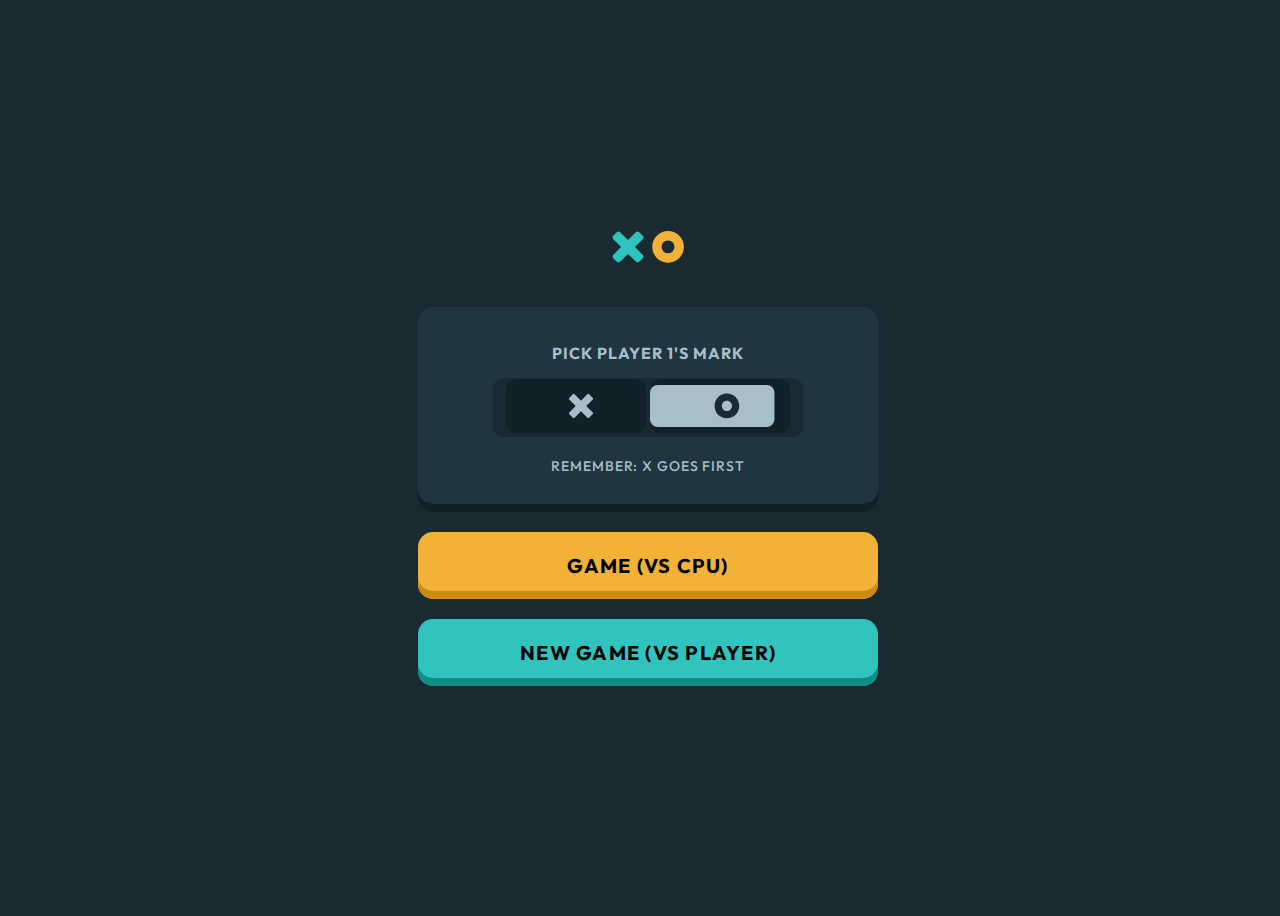
<file: index.html>
<!DOCTYPE html>
<html lang="en">
<head>
  <meta charset="UTF-8">
  <meta name="viewport" content="width=device-width, initial-scale=1.0">

  <link rel="icon" type="image/png" sizes="32x32" href="./assets/favicon-32x32.png">
  <link rel="stylesheet" href="index.css">
  
  <title>Frontend Mentor | Tic Tac Toe</title>
</head>
<body>

  <!-- New game menu start -->
  <div id="newGame" class="newGame">
    <div id="logo"></div>
    <svg width="72" height="32" xmlns="http://www.w3.org/2000/svg">
      <g fill="none" fill-rule="evenodd">
        <path d="M8.562 1.634 16 9.073l7.438-7.439a3 3 0 0 1 4.243 0l2.685 2.685a3 3 0 0 1 0 4.243L22.927 16l7.439 7.438a3 3 0 0 1 0 4.243l-2.685 2.685a3 3 0 0 1-4.243 0L16 22.927l-7.438 7.439a3 3 0 0 1-4.243 0L1.634 27.68a3 3 0 0 1 0-4.243L9.073 16 1.634 8.562a3 3 0 0 1 0-4.243L4.32 1.634a3 3 0 0 1 4.243 0Z" fill="#31C3BD"/><path d="M56.1 0c8.765 0 15.87 7.106 15.87 15.87 0 8.766-7.105 15.871-15.87 15.871-8.765 0-15.87-7.105-15.87-15.87C40.23 7.106 47.334 0 56.1 0Zm0 9.405a6.466 6.466 0 1 0 0 12.931 6.466 6.466 0 0 0 0-12.931Z" fill="#F2B137" fill-rule="nonzero"/>
    </svg>
  </div>
  <div class="allOne">
    Pick player 1's mark
    <div class="pickplayer">
      <div id="notification"></div>

      <div class="mark-option" >
        <button id="x"> <svg xmlns="http://www.w3.org/2000/svg" width="150" height="54" viewBox="0 0 198 54" fill="none">
          <path fill-rule="evenodd" clip-rule="evenodd" d="M114.557 16.2897L109.71 11.4431C109.12 10.8523 108.162 10.8523 107.571 11.4431L99 20.014L90.429 11.4431C89.8383 10.8523 88.8805 10.8523 88.2897 11.4431L83.4431 16.2897C82.8523 16.8805 82.8523 17.8383 83.4431 18.429L92.014 27L83.4431 35.571C82.8523 36.1617 82.8523 37.1195 83.4431 37.7103L88.2897 42.5569C88.8805 43.1477 89.8383 43.1477 90.429 42.5569L99 33.986L107.571 42.5569C108.162 43.1477 109.12 43.1477 109.71 42.5569L114.557 37.7103C115.148 37.1195 115.148 36.1617 114.557 35.571L105.986 27L114.557 18.429C115.148 17.8383 115.148 16.8805 114.557 16.2897Z" fill="#A8BFC9"/>
        </svg></button>
       <button id="o">
        <svg xmlns="http://www.w3.org/2000/svg" width="140" height="54" viewBox="0 0 180 54" fill="none">
          <rect width="160" height="54" rx="10" fill="#A8BFC9"/>
          <path fill-rule="evenodd" clip-rule="evenodd" d="M114.741 26.8706C114.741 18.1055 107.636 11 98.8706 11C90.1055 11 83 18.1055 83 26.8706C83 35.6357 90.1055 42.7412 98.8706 42.7412C107.636 42.7412 114.741 35.6357 114.741 26.8706ZM92.4048 26.8706C92.4048 23.2996 95.2996 20.4048 98.8706 20.4048C102.442 20.4048 105.336 23.2996 105.336 26.8706C105.336 30.4416 102.442 33.3364 98.8706 33.3364C95.2996 33.3364 92.4048 30.4416 92.4048 26.8706Z" fill="#1A2A33"/>
        </svg>
      </button>
      </div>
      </div>
    <div id="text2">Remember: X goes first</div>
  </div>
  <button id="cpuGameBtn" onclick="navigateToCPUPage('computer.html')">Game (vs CPU)</button>
  <button id="playerGameBtn" onclick="navigateToPlayerPage('2player.html')">New Game (vs player)</button>




  <!-- New game menu end -->
  
  <script src="computer.js"></script>
  <script src="index.js"></script>


</body>
</html>
</file>
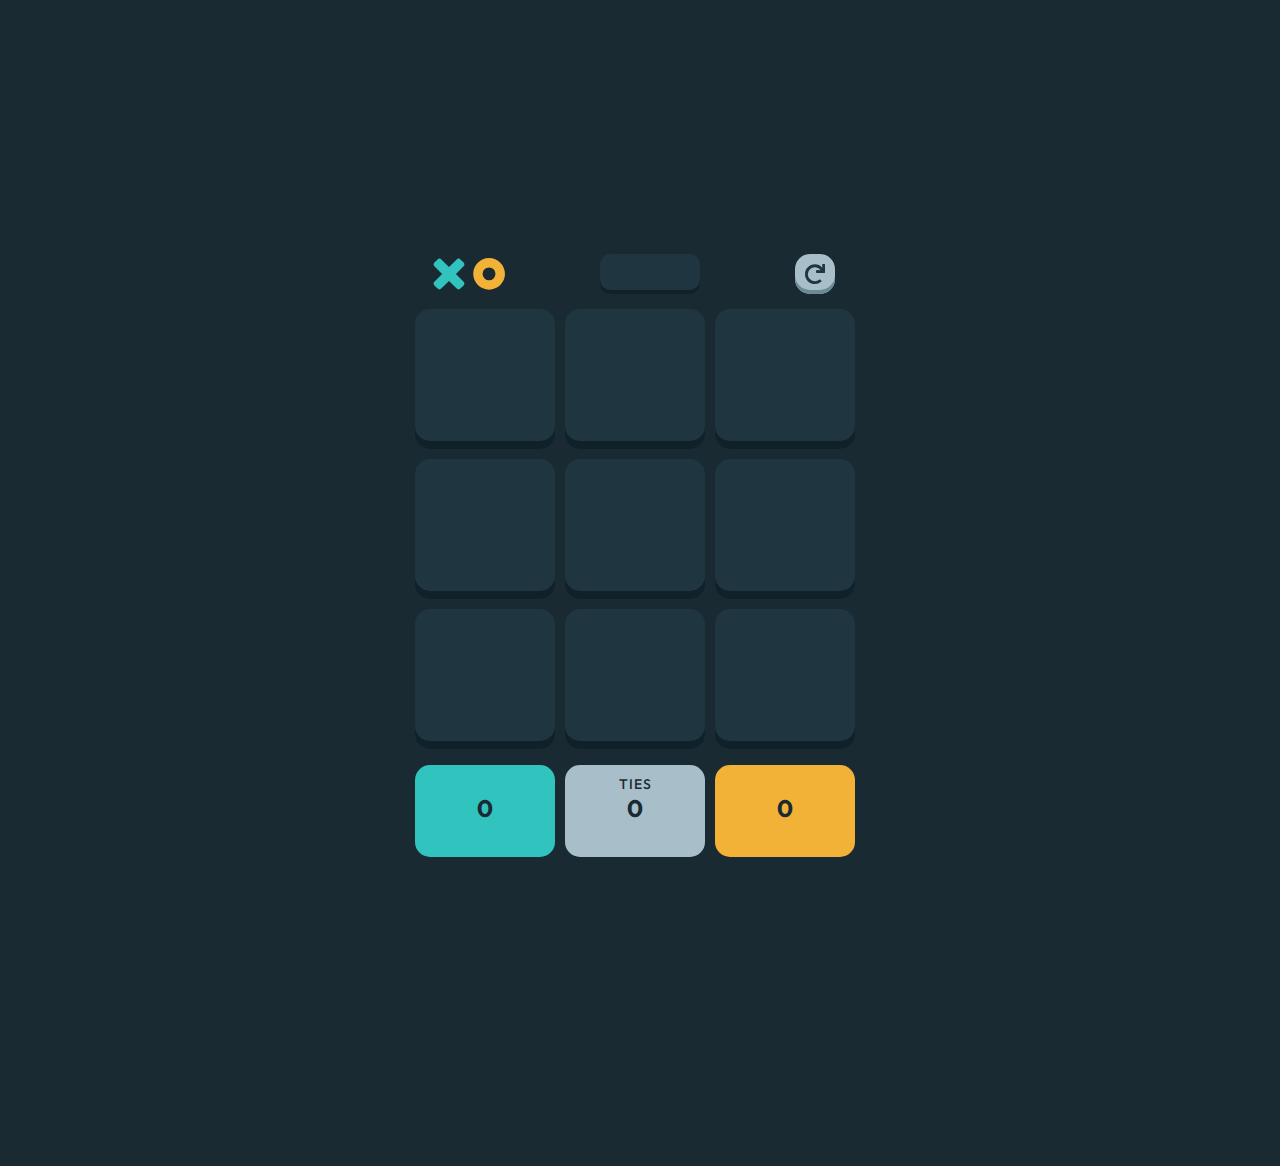
<file: 2player.html>
<!DOCTYPE html>
<html lang="en">

<head>
  <meta charset="UTF-8">
  <meta name="viewport" content="width=device-width, initial-scale=1.0">
  <link rel="icon" type="image/png" sizes="32x32" href="./assets/favicon-32x32.png">
  <link rel="stylesheet" href="2player.css">
  <title>Frontend Mentor | Tic Tac Toe</title>
</head>

<body>
  <!-- Game board start -->
  <div class="container">


    <div id="toppart" class="toppart">
      <svg id="icon" width="72" height="32" xmlns="http://www.w3.org/2000/svg"><g fill="none" fill-rule="evenodd"><path d="M8.562 1.634 16 9.073l7.438-7.439a3 3 0 0 1 4.243 0l2.685 2.685a3 3 0 0 1 0 4.243L22.927 16l7.439 7.438a3 3 0 0 1 0 4.243l-2.685 2.685a3 3 0 0 1-4.243 0L16 22.927l-7.438 7.439a3 3 0 0 1-4.243 0L1.634 27.68a3 3 0 0 1 0-4.243L9.073 16 1.634 8.562a3 3 0 0 1 0-4.243L4.32 1.634a3 3 0 0 1 4.243 0Z" fill="#31C3BD"/>
        <path d="M56.1 0c8.765 0 15.87 7.106 15.87 15.87 0 8.766-7.105 15.871-15.87 15.871-8.765 0-15.87-7.105-15.87-15.87C40.23 7.106 47.334 0 56.1 0Zm0 9.405a6.466 6.466 0 1 0 0 12.931 6.466 6.466 0 0 0 0-12.931Z" fill="#F2B137" fill-rule="nonzero"/></g></svg>
      
      <div id="deMessage"></div>
     <div id="Restart">
      <svg width="20" height="20" xmlns="http://www.w3.org/2000/svg">
        <path d="M19.524 0h-1.88a.476.476 0 0 0-.476.499l.159 3.284A9.81 9.81 0 0 0 9.835.317C4.415.317-.004 4.743 0 10.167.004 15.597 4.406 20 9.835 20a9.796 9.796 0 0 0 6.59-2.536.476.476 0 0 0 .019-.692l-1.348-1.349a.476.476 0 0 0-.65-.022 6.976 6.976 0 0 1-9.85-.63 6.987 6.987 0 0 1 .63-9.857 6.976 6.976 0 0 1 10.403 1.348l-4.027-.193a.476.476 0 0 0-.498.476v1.881c0 .263.213.476.476.476h7.944A.476.476 0 0 0 20 8.426V.476A.476.476 0 0 0 19.524 0Z" fill="#1F3641"/></svg>
    </div>
  </div>

  <div class="row">
    <div class="col-xs-4" id="one"></div>
    <div class="col-xs-4" id="two"></div>
    <div class="col-xs-4" id="three"></div>
  </div>
  <div class="row">
    <!-- Add unique IDs for each cell in the second row -->
    <div class="col-xs-4" id="four"></div>
    <div class="col-xs-4" id="five"></div>
    <div class="col-xs-4" id="six"></div>
  </div>
  <div class="row">
    <!-- Add unique IDs for each cell in the third row -->
    <div class="col-xs-4" id="seven"></div>
    <div class="col-xs-4" id="eight"></div>
    <div class="col-xs-4" id="nine"></div>
  </div>
  
</div>

<!-- <svg width="64" height="64" xmlns="http://www.w3.org/2000/svg"><path d="M32 0c17.673 0 32 14.327 32 32 0 17.673-14.327 32-32 32C14.327 64 0 49.673 0 32 0 14.327 14.327 0 32 0Zm0 18.963c-7.2 0-13.037 5.837-13.037 13.037 0 7.2 5.837 13.037 13.037 13.037 7.2 0 13.037-5.837 13.037-13.037 0-7.2-5.837-13.037-13.037-13.037Z" fill="#F2B137"/></svg>
<svg width="64" height="64" xmlns="http://www.w3.org/2000/svg"><path d="M15.002 1.147 32 18.145 48.998 1.147a3 3 0 0 1 4.243 0l9.612 9.612a3 3 0 0 1 0 4.243L45.855 32l16.998 16.998a3 3 0 0 1 0 4.243l-9.612 9.612a3 3 0 0 1-4.243 0L32 45.855 15.002 62.853a3 3 0 0 1-4.243 0L1.147 53.24a3 3 0 0 1 0-4.243L18.145 32 1.147 15.002a3 3 0 0 1 0-4.243l9.612-9.612a3 3 0 0 1 4.243 0Z" fill="#31C3BD" fill-rule="evenodd"/></svg> -->

    <!-- Scoreboard -->
 
    <div class="scoreboard">
      <div id="selectedMark"></div>
      <div id="X"> <br><span class="score">0</span><!-- Your score --></div>
      <div id="tiesScore"> Ties <br><span class="score">0</span><!-- Ties score --></div>
      <div id="O"> <br><span class="score">0</span><!-- CPU score --></div>
   </div>
   

      <!-- Game-related messages -->
    <!-- Quit, Next round, Restart buttons -->

    <div id="player1Message" style="display: none;">
      <p>PLAYER 1 WINS</p>
      <p> <!-- x/o icon --><svg width="64" height="64" xmlns="http://www.w3.org/2000/svg"><path d="M32 0c17.673 0 32 14.327 32 32 0 17.673-14.327 32-32 32C14.327 64 0 49.673 0 32 0 14.327 14.327 0 32 0Zm0 18.963c-7.2 0-13.037 5.837-13.037 13.037 0 7.2 5.837 13.037 13.037 13.037 7.2 0 13.037-5.837 13.037-13.037 0-7.2-5.837-13.037-13.037-13.037Z" fill="#F2B137"/></svg> takes the round</p>
      <div class="buttons">
        <button class="quitComputer" id="quitComputer">Quit</button>
        <button class="nextRoundComputer" id="nextRoundComputer">Next Round</button>
      </div>
    </div>
 
    <div id="player2Message" style="display: none;">
      <p>PLAYER 2 WINS!</p>
      <p> <svg width="64" height="64" xmlns="http://www.w3.org/2000/svg"><path d="M15.002 1.147 32 18.145 48.998 1.147a3 3 0 0 1 4.243 0l9.612 9.612a3 3 0 0 1 0 4.243L45.855 32l16.998 16.998a3 3 0 0 1 0 4.243l-9.612 9.612a3 3 0 0 1-4.243 0L32 45.855 15.002 62.853a3 3 0 0 1-4.243 0L1.147 53.24a3 3 0 0 1 0-4.243L18.145 32 1.147 15.002a3 3 0 0 1 0-4.243l9.612-9.612a3 3 0 0 1 4.243 0Z" fill="#31C3BD" fill-rule="evenodd"/></svg> takes the round</p>
      <div class="buttons">
        <button class="quitWin" id="quitWin">Quit</button>
      <button class="nextRoundButton" id="nextRoundButton">Next Round</button>
    </div>
      </div>
      
      <div id="tieMessage" style="display: none;">
        <p>ROUND TIED</p>
        <div class="buttons">
          <button class="quitTie" id="quitTie">Quit</button>
        <button class="nextRoundTie" id="nextRoundTie">Next Round</button>
      </div>
        </div>
        <div id="popupMessage" style="display: none;">
          <p>RESTART GAME?</p>
          <div id="confirmbutton">
            <button id="cancel">NO, CANCEL</button>
            <button id="confirmRestart">YES, RESTART</button>
          </div>
         
        </div>



    <!-- Game board end -->
  

  </div>

   
  
  <script src="https://code.jquery.com/jquery-3.6.4.min.js"></script>
  <script src="2player.js"></script>
</body>
</html>
</file>
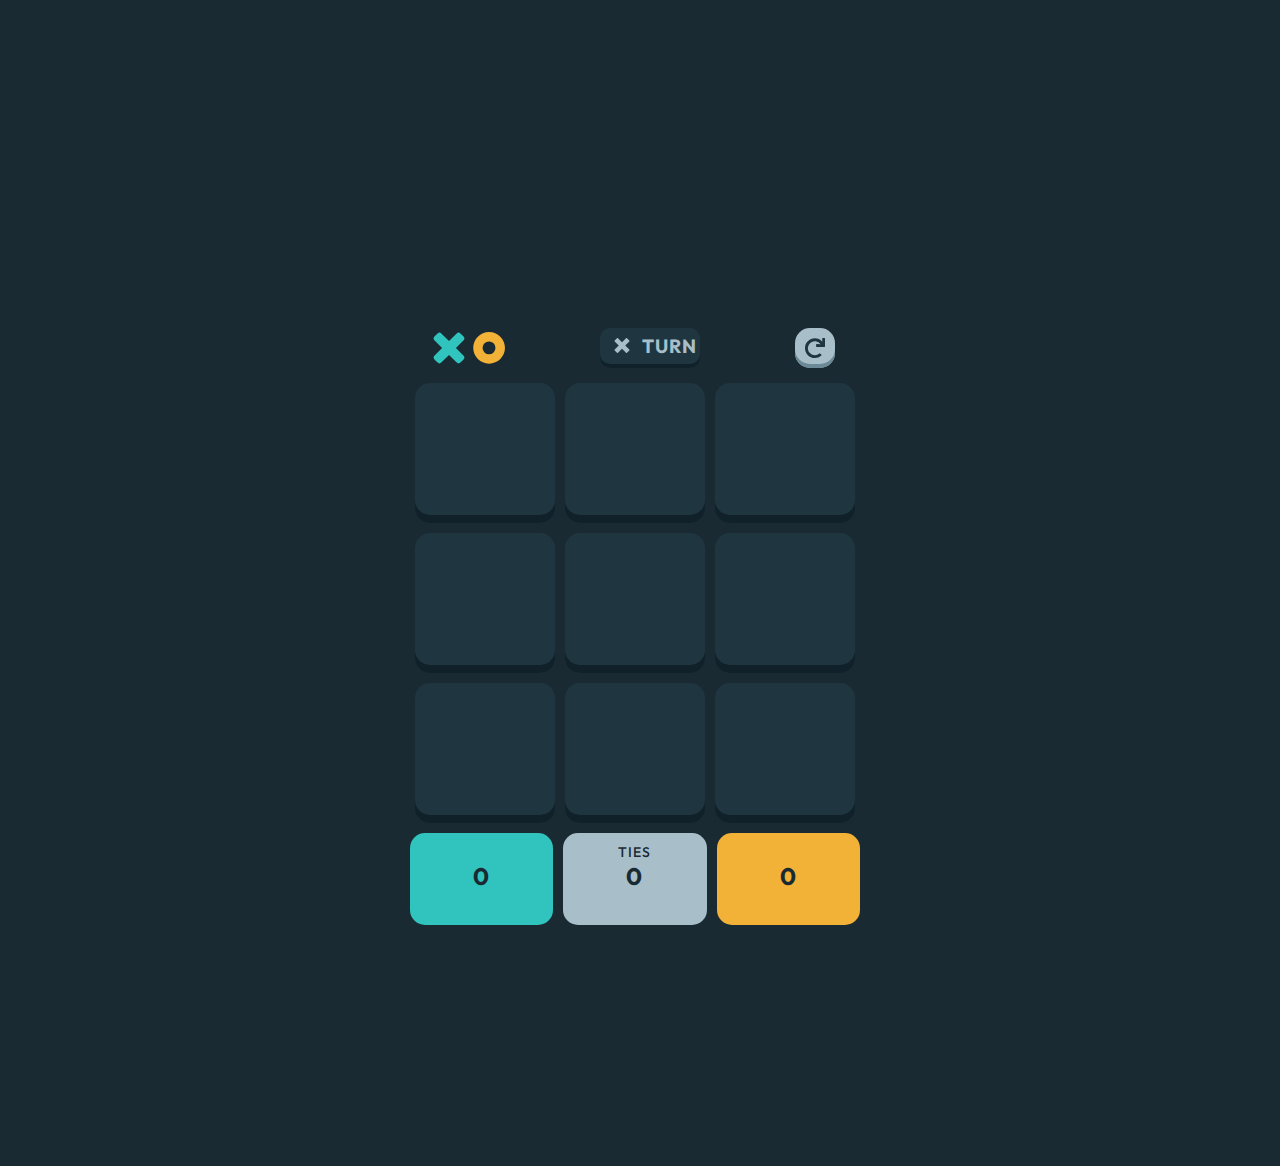
<file: computer.html>
<!DOCTYPE html>
<html lang="en">

<head>
  <meta charset="UTF-8">
  <meta name="viewport" content="width=device-width, initial-scale=1.0">
  <link rel="icon" type="image/png" sizes="32x32" href="./assets/favicon-32x32.png">
  <link rel="stylesheet" href="computer.css">
  <title>Frontend Mentor | Tic Tac Toe</title>
</head>

<body>

  <!-- Game board start -->
  <div class="container">


  <div id="toppart" class="toppart">
    <svg id="icon" width="72" height="32" xmlns="http://www.w3.org/2000/svg"><g fill="none" fill-rule="evenodd"><path d="M8.562 1.634 16 9.073l7.438-7.439a3 3 0 0 1 4.243 0l2.685 2.685a3 3 0 0 1 0 4.243L22.927 16l7.439 7.438a3 3 0 0 1 0 4.243l-2.685 2.685a3 3 0 0 1-4.243 0L16 22.927l-7.438 7.439a3 3 0 0 1-4.243 0L1.634 27.68a3 3 0 0 1 0-4.243L9.073 16 1.634 8.562a3 3 0 0 1 0-4.243L4.32 1.634a3 3 0 0 1 4.243 0Z" fill="#31C3BD"/>
      <path d="M56.1 0c8.765 0 15.87 7.106 15.87 15.87 0 8.766-7.105 15.871-15.87 15.871-8.765 0-15.87-7.105-15.87-15.87C40.23 7.106 47.334 0 56.1 0Zm0 9.405a6.466 6.466 0 1 0 0 12.931 6.466 6.466 0 0 0 0-12.931Z" fill="#F2B137" fill-rule="nonzero"/></g></svg>
    
    <div id="deMessage"></div>
   <div id="Restart">
    <svg width="20" height="20" xmlns="http://www.w3.org/2000/svg">
      <path d="M19.524 0h-1.88a.476.476 0 0 0-.476.499l.159 3.284A9.81 9.81 0 0 0 9.835.317C4.415.317-.004 4.743 0 10.167.004 15.597 4.406 20 9.835 20a9.796 9.796 0 0 0 6.59-2.536.476.476 0 0 0 .019-.692l-1.348-1.349a.476.476 0 0 0-.65-.022 6.976 6.976 0 0 1-9.85-.63 6.987 6.987 0 0 1 .63-9.857 6.976 6.976 0 0 1 10.403 1.348l-4.027-.193a.476.476 0 0 0-.498.476v1.881c0 .263.213.476.476.476h7.944A.476.476 0 0 0 20 8.426V.476A.476.476 0 0 0 19.524 0Z" fill="#1F3641"/></svg>
  </div>
</div>


    <div class="row">
    <div id="c00" class="col-xs-4"></div>
    <div id="c01" class="col-xs-4"></div>
    <div id="c02" class="col-xs-4"></div>
    </div>
    <div class="row">
    <div id="c10" class="col-xs-4"></div>
    <div id="c11" class="col-xs-4"></div>
    <div id="c12" class="col-xs-4"></div>
    </div>
    <div class="row">
    <div id="c20" class="col-xs-4"></div>
    <div id="c21" class="col-xs-4"></div>
    <div id="c22" class="col-xs-4"></div>
    </div>

   
    <div class="scoreboard">
      <div id="selectedMark"> </div>
      <div id="X"> <br><span class="score">0</span><!-- Your score --></div>
      <div id="tiesScore"> Ties <br><span class="score">0</span><!-- Ties score --></div>
      <div id="O"> <br><span class="score">0</span><!-- CPU score --></div>
   </div>
   
 




    <!-- Quit, Next round, Restart buttons -->

    <div id="computerMessage" style="display: none;">
      <p>Oh no, you lost...</p>
      <p> <!-- x/o icon --><svg width="64" height="64" xmlns="http://www.w3.org/2000/svg"><path d="M32 0c17.673 0 32 14.327 32 32 0 17.673-14.327 32-32 32C14.327 64 0 49.673 0 32 0 14.327 14.327 0 32 0Zm0 18.963c-7.2 0-13.037 5.837-13.037 13.037 0 7.2 5.837 13.037 13.037 13.037 7.2 0 13.037-5.837 13.037-13.037 0-7.2-5.837-13.037-13.037-13.037Z" fill="#F2B137"/></svg> takes the round</p>
      <div class="buttons">
        <button class="quitComputer" id="quitComputer">Quit</button>
        <button class="nextRoundComputer" id="nextRoundComputer">Next Round</button>
      </div>
      

    </div>
 
    <div id="winMessage" style="display: none;">
      <p>you won!</p>
      <p> <svg width="64" height="64" xmlns="http://www.w3.org/2000/svg"><path d="M15.002 1.147 32 18.145 48.998 1.147a3 3 0 0 1 4.243 0l9.612 9.612a3 3 0 0 1 0 4.243L45.855 32l16.998 16.998a3 3 0 0 1 0 4.243l-9.612 9.612a3 3 0 0 1-4.243 0L32 45.855 15.002 62.853a3 3 0 0 1-4.243 0L1.147 53.24a3 3 0 0 1 0-4.243L18.145 32 1.147 15.002a3 3 0 0 1 0-4.243l9.612-9.612a3 3 0 0 1 4.243 0Z" fill="#31C3BD" fill-rule="evenodd"/></svg> takes the round</p>
      <div class="buttons">
        <button class="quitWin" id="quitWin">Quit</button>
      <button class="nextRoundButton" id="nextRoundButton">Next Round</button>
    </div>
      </div>
      
      <div id="tieMessage" style="display: none;">
        <p>ROUND TIED</p>
        <div class="buttons">
          <button class="quitTie" id="quitTie">Quit</button>
        <button class="nextRoundTie" id="nextRoundTie">Next Round</button>
      </div>
        </div>

<div id="popupMessage" style="display: none;">
  <p>RESTART GAME?</p>
  <div id="confirmbutton">
    <button id="cancel">NO, CANCEL</button>
    <button id="confirmRestart">YES, RESTART</button>
  </div>
 
</div>


    <!-- Game board end -->
  

  </div>


  <script src="https://code.jquery.com/jquery-3.6.4.min.js"></script>
  <script src="computer.js"></script>
  <script src="index.js" ></script>



  
</body>

</html>
</file>
<file: index.css>
@import url('https://fonts.googleapis.com/css2?family=Big+Shoulders+Display:wght@700&family=Italianno&family=Outfit:wght@300;700&display=swap');

body {
  display: flex;
  flex-direction: column;
  justify-content: center;
  align-items: center;
  width: 100vw;
  height: 100vh;
  background-color: #1A2A33;
  font-family: 'Outfit', sans-serif;
  color:  #A8BFC9;
  text-transform: uppercase;
}

.allOne {
  width: 460px;
  height: 205px;
  border-radius: 15px;
  background: #1F3641;
  box-shadow: 0px -8px 0px 0px #10212A inset;
  display: flex;
  flex-direction: column;
  align-items: center;
  justify-content: center;
  margin-top: 40px; 
  font-family: Outfit;
  font-size: 16px;
  font-style: normal;
  font-weight: 700;
  line-height: normal;
  letter-spacing: 1px;
}

.pickplayer {
  display: flex;
  align-items: center;
  justify-content: center;
  border-radius: 10px;
  background: #1A2A33;
  margin-top: 15px; 
  width: 310px;
  height: 59px;
}


#x, #o{
  width: 140px;
  height: 54px;
  background-color: #10212A;
}
#x svg:hover,
#o svg:hover {
  background-color: #1A2A33;
  border-radius: 15px;
  width: 140px;
  height: 54px;
  transition: background-color 0.3s ease, border-radius 0.3s ease, width 0.3s ease, height 0.3s ease;
}

#notification {
    display: none;
    background-color: #f0f0f0;
    padding: 10px;
    border: 1px solid #ccc;
    position: fixed;
    top: 10px;
    right: 10px;
    z-index: 999;
}

button  {
  border: none;
  outline: none;
  padding: 0;
  margin: 0;
  background: none;
  cursor: pointer;
  border-radius: 10px;

}



#text2{
  color: #A8BFC9;
  text-align: center;
  font-family: Outfit;
  font-size: 14px;
  font-style: normal;
  font-weight: 500;
  line-height: normal;
  letter-spacing: 0.875px;
  margin-top: 20px; 

}


#cpuGameBtn,
#playerGameBtn {
  margin-top: 20px;
  width: 460px;
  height: 67px;
  border-radius: 15px;
  font-family: Outfit;
  font-size: 20px;
  font-style: normal;
  font-weight: 700;
  line-height: normal;
  letter-spacing: 1.25px;
  text-transform: uppercase;
}

#playerGameBtn {
  background: #31C3BD;
  box-shadow: 0px -8px 0px 0px #118C87 inset;
}

#playerGameBtn:hover {
  background: #65E9E4; 
  box-shadow: 0px -8px 0px 0px #31C3BD inset; 
}
#cpuGameBtn {
  background: #F2B137;
  box-shadow: 0px -8px 0px 0px #CC8B13 inset;
}
#cpuGameBtn:hover {
  background: #FFE860; 
  box-shadow: 0px -8px 0px 0px #CC8B13 inset; 
}
@media (max-width: 362px) and (max-height: 800px) {
  body {
    display: flex;
    width: 330px;
    height: 450px;
    padding: 119px 24px;
    flex-direction: column;
    justify-content: center;
    align-items: center;
  }

  .allOne {
    width: 100%; 
    margin-top: 10px; 
  }

  #cpuGameBtn,
  #playerGameBtn {
    width: 100%; 
  }

}

@media (min-width: 768px) and (max-width: 1024px) {
  /* Tablet view styles */
  .allOne {
    width: 70%; 
  }

  #cpuGameBtn,
  #playerGameBtn {
    width: 70%; 
  }

}
</file>
<file: 2player.css>
@import url('https://fonts.googleapis.com/css2?family=Big+Shoulders+Display:wght@700&family=Italianno&family=Outfit:wght@300;700&display=swap');


body {
  display: flex;
  flex-direction: column;
  justify-content: center;
  align-items: center;
  height: 100vh;
  background-color: #1A2A33;
  text-transform: uppercase;
  font-family: Outfit;
  padding: 100px 160px 150px 150px;
}
 

#toppart {
  width: 457px;
  display: flex;
  flex-direction: row;
  align-items: center;
  justify-content: center;
  gap: 95px; 
  margin-bottom: 10px;

}

#toppart div {
  text-align: center;
}

#deMessage {
  color: #A8BFC9;
  width: 100px; /* Adjusted width for rectangle */
  height: 40px;
  font-family: Outfit;
  font-size: 19px;
  font-style: normal;
  font-weight: 700;
  line-height: normal;
  letter-spacing: 1px;
  text-transform: uppercase;
  border-radius: 10px;
  background: #1F3641;
  box-shadow: 0px -4px 0px 0px #10212A inset;
  position: relative;  
}

#deMessage div {
  display: inline-flex;
  padding: 10px;
  align-items: center;
}



#Restart {
  display: flex;
  justify-content:center ;
  align-items: center;
  width: 40px;
  height: 40px;
  border-radius: 15px;
  background: #A8BFC9;
  box-shadow: 0px -4px 0px 0px #6B8997 inset;
}

#Restart svg {
  width: 20px;
  height: 20px;
}
#Restart:hover {
  background: #DBE8ED; 
  box-shadow: 0px -4px 0px 0px #6B8997 inset;
}

  
  .container {
    text-align: center;
    width: 460px;
    height: 461px;
  }
  
  .row {
    display: flex;
    justify-content: center;
    align-items: center;
  }

  
  .col-xs-4 {
    position: relative;  
    z-index: 0;          
    margin: 5px;
    text-align: center;
    font-size: 100px;
    cursor: pointer;
    width: 140px;
    height: 140px;
    border-radius: 15px;
    background: #1F3641;
    box-shadow: 0px -8px 0px 0px #10212A inset;
  }
  
  
  .scoreboard {
    display: flex;
    
  }
  
  .scoreboard div:nth-child(n + 2) {
    width: 120px;
    height: 72px;
    padding: 10px;
    margin: 5px;
    margin-top: 50px;
    border-radius: 15px;
    color:  #1A2A33;
    text-align: center;
    font-size: 14px;
    font-style: normal; 
    font-weight: 500;
    line-height: normal;
    letter-spacing: 1px;
  }

#X,
#tiesScore,
#O {
  font-size: 14px;
  font-weight: 500;
}

#X .score,
#tiesScore .score,
#O .score {
  font-size: 24px;
  font-weight: 700;
}
.winning-cell-x {
  background-color: #31C3BD; /* Green background for winning cells of X */
}

.winning-cell-o {
  background-color: #F2B137; /* Yellow background for winning cells of O */
}

  #X{
  background:  #31C3BD;
  }
  #tiesScore{
    background:  #A8BFC9;
  }
  #O{
    border-radius: 15px;
    background:  #F2B137;
  }
  
  #player1Message,
  #player2Message,
  #popupMessage,
  #tieMessage
  {
    display: none;
    flex-direction: column;
    align-items: center;
    justify-content: center;
    text-align: center;
    position: fixed;
    top: 20%;
    left: 0;
    background-color: #1F3641;
    z-index: 99;
    overflow-y: auto;
    width: 100%;
    height: 266px;
  }

  #popupMessage,
  #tieMessage{
    color: #A8BFC9;
    text-align: center;
    font-family: Outfit;
    font-size: 40px;
    font-style: normal;
    font-weight: 700;
    line-height: normal;
    letter-spacing: 2.5px;
  }

#player1Message p:first-child,
#player2Message p:first-child{
  margin-top: 1px; 
  margin-bottom: 1px;
  color: #a8bfc9;
  text-align: center;
  font-size: 16px;
  font-style: normal;
  font-weight: 700;
  line-height: normal;
  letter-spacing: 1px;
}
#player1Message{
  color: #f2b137;
  font-size: 40px;
  font-style: normal;
  font-weight: 700;
  /* margin-top: 2px; */  
}

#player2Message {
  color: #31C3BD;
  font-size: 40px;
  font-style: normal;
  font-weight: 700;
}

#cancel{
  color: #1A2A33;
  text-align: center;
  font-size: 16px;
  font-weight: 700;
  line-height: normal;
  letter-spacing: 1px;
  width: 146px;
  height: 52px;
  background: #a8bfc9;
  border-radius: 10px;
  box-shadow: 0px -4px 0px 0px #6b8997 inset;

}
#cancel:hover {
  background: #DBE8ED; 
  box-shadow: 0px -4px 0px 0px #6B8997 inset;
}


#nextRoundTie,
#nextRoundComputer,
#nextRoundButton,
#confirmRestart
{
  width: 146px;
  height: 52px;
  color: #1A2A33;
  text-align: center;
  font-family: Outfit;
  font-size: 16px;
  font-style: normal;
  font-weight: 700;
  line-height: normal;
  letter-spacing: 1px;
  text-transform: uppercase;
  background: #f2b137;
  border-radius: 10px;
  box-shadow: 0px -4px 0px 0px #cc8b13 inset;
}
#nextRoundButton:hover,
#nextRoundComputer:hover,
#nextRoundTie:hover,
#confirmRestart:hover {
  background: #FFE860; 
  box-shadow: 0px -8px 0px 0px #CC8B13 inset;
}

#quitWin,
#quitTie,
#quitComputer{
  width: 76px;
  height: 52px;
  color: #1A2A33;
  text-align: center;
  font-family: Outfit;
  font-size: 16px;
  font-style: normal;
  font-weight: 700;
  line-height: normal;
  letter-spacing: 1px;
  text-transform: uppercase;
  background: #a8bfc9;
  border-radius: 15px;
  box-shadow: 0px -4px 0px 0px #6b8997 inset;

}
#quitComputer:hover,
#quitWin:hover,
#quitTie:hover {
  background: #DBE8ED; 
  box-shadow: 0px -4px 0px 0px #6b8997 inset;
}


  /* Media query for phones with width <= 360px and height <= 800px */
@media only screen and (max-width: 360px) and (max-height: 800px) {
  body{
    display:flex;
    width: 300px;
    padding: 24px 23px 127px 24px;
    flex-direction: column;
    align-items: center;
  }

  #toppart {
    flex-direction: row;
    gap: 30px;
    width: 428px;
    height: 40px;
  }
  #toppart div {
    width: auto;
  }

  #Restart {
    width: 40px;
    height: 40px;
  }
  
  .col-xs-4 {
    width: 96px;
    height: 96px;
    font-size: medium;
  }

  .scoreboard div {
    width: 70px;
    height: 40px;
    font-size: 12px;
  }

  #player1Message,
  #player2Message,
  #popupMessage,
  #tieMessage {
    width: 100%;
    height: 40%;
  
  }

  #player1Message p:first-child,
#player2Message{
  margin-bottom: 10px;
  color: #a8bfc9;
  text-align: center;
  font-size: 14px;
  font-style: normal;
  letter-spacing: 0.8px;
}
#player1Message{
  color: #f2b137;
  font-size: 20px;
  font-style: normal;
  font-weight: 700;
}


}

/* Media query for tablets with width >= 768px and width <= 1024px */
@media only screen and (min-width: 768px) and (max-width: 1024px) {
  /* Tablet styles */
 
  #player1Message,
  #player2Message,
  #popupMessage,
  #tieMessage {
    width: 100%;
    height: 30%;
  
  }
}
</file>
<file: computer.css>
@import url('https://fonts.googleapis.com/css2?family=Big+Shoulders+Display:wght@700&family=Italianno&family=Outfit:wght@300;700&display=swap');

body {
  display: flex;
  flex-direction: column;
  justify-content: center;
  align-items: center;
  height: 100vh;
  background-color: #1A2A33;
  text-transform: uppercase;
  font-family: Outfit;
  padding: 100px 160px 150px 150px;
}

#toppart {
  width: 457px;
  display: flex;
  flex-direction: row;
  align-items: center;
  justify-content: center;
  gap: 95px; 
  margin-bottom: 10px;
}

#toppart div {
  text-align: center;
}

#deMessage {
  color: #A8BFC9;
  width: 100px; /* Adjusted width for rectangle */
  height: 40px;
  font-family: Outfit;
  font-size: 19px;
  font-style: normal;
  font-weight: 700;
  line-height: normal;
  letter-spacing: 1px;
  text-transform: uppercase;
  border-radius: 10px;
  background: #1F3641;
  box-shadow: 0px -4px 0px 0px #10212A inset;
  position: relative;  
}

#deMessage div {
  display: inline-flex;
  padding: 10px;
  align-items: center;
}

#Restart {
  display: flex;
  justify-content:center ;
  align-items: center;
  width: 40px;
  height: 40px;
  border-radius: 15px;
  background: #A8BFC9;
  box-shadow: 0px -4px 0px 0px #6B8997 inset;
}


#Restart svg {
  width: 20px;
  height: 20px;
}
#Restart:hover {
  background: #DBE8ED; 
  box-shadow: 0px -4px 0px 0px #6B8997 inset;
}


.container {
  text-align: center;
  width: 460px;
  height: 461px;
}

.row {
  display: flex;
  justify-content: center;
  align-items: center;
  
  
}

/* #icon-x,
#icon-o {
  position: absolute;  
  z-index: 1;         
} */

.col-xs-4 {
  position: relative;  
  z-index: 0;          
  margin: 5px;
  text-align: center;
  font-size: 100px;
  cursor: pointer;
  width: 140px;
  height: 140px;
  border-radius: 15px;
  background: #1F3641;
  box-shadow: 0px -8px 0px 0px #10212A inset;
}







.scoreboard {
  display: flex;
  flex-direction: row;
  align-items: center;
  justify-content: center;
  
}

.scoreboard div:nth-child(n + 2) {
  width: 250px;
  height: 72px;
  padding: 10px;
  margin: 5px;
  border-radius: 15px;
  color:  #1A2A33;
  text-align: center;
  font-size: 14px;
  font-style: normal; 
  font-weight: 500;
  line-height: normal;
  letter-spacing:1px;
}

#X,
#tiesScore,
#O {
  font-size: 14px;
  font-weight: 500;
}

#X .score,
#tiesScore .score,
#O .score {
  font-size: 24px;
  font-weight: 700;
}



#X {
background:  #31C3BD;
}
#tiesScore{
  background:  #A8BFC9;
}
#O{
  border-radius: 15px;
  background:  #F2B137;
}


#computerMessage,
#winMessage,
#popupMessage,
#tieMessage
{
  display: inline-flex;
  display: flex;
  flex-direction: column;
  align-items: center;
  justify-content: center;
  text-align: center;
  position: fixed;
  top: 20%;
  left: 0;
  background-color: #1F3641;
  z-index: 99;
  overflow-y: auto;
  width: 100%;
  height: 266px;
}
#popupMessage,
#tieMessage{
  color: #A8BFC9;
  text-align: center;
  font-family: Outfit;
  font-size: 40px;
  font-style: normal;
  font-weight: 700;
  line-height: normal;
  letter-spacing: 2.5px;
}

#computerMessage p:first-child,
#winMessage{
  margin-top: 1px; 
  margin-bottom: 1px;
  color: #a8bfc9;
  text-align: center;
  font-size: 16px;
  font-style: normal;
  font-weight: 700;
  line-height: normal;
  letter-spacing: 1px;
}

#computerMessage{
  color: #f2b137;
  font-size: 40px;
  font-style: normal;
  font-weight: 700;
  /* margin-top: 2px; */
  
}
#winMessage {
  color: #31C3BD;
  font-size: 40px;
  font-style: normal;
  font-weight: 700;
} 

#nextRoundButton,
#nextRoundComputer,
#nextRoundTie,
#confirmRestart
{
  width: 146px;
  height: 52px;
  color: #1A2A33;
  text-align: center;
  font-family: Outfit;
  font-size: 16px;
  font-style: normal;
  font-weight: 700;
  line-height: normal;
  letter-spacing: 1px;
  text-transform: uppercase;
  background: #f2b137;
  border-radius: 10px;
  box-shadow: 0px -4px 0px 0px #cc8b13 inset;
}
#nextRoundButton:hover,
#nextRoundComputer:hover,
#nextRoundTie:hover,
#confirmRestart:hover {
  background: #FFE860; 
  box-shadow: 0px -8px 0px 0px #CC8B13 inset;
}
#quitWin,
#quitComputer,
#quitTie{
  width: 76px;
  height: 52px;
  color: #1A2A33;
  text-align: center;
  font-family: Outfit;
  font-size: 16px;
  font-style: normal;
  font-weight: 700;
  line-height: normal;
  letter-spacing: 1px;
  text-transform: uppercase;
  background: #a8bfc9;
  border-radius: 15px;
  box-shadow: 0px -4px 0px 0px #6b8997 inset;

}
#quitComputer:hover,
#quitWin:hover,
#quitTie:hover {
  background: #DBE8ED; 
  box-shadow: 0px -4px 0px 0px #6b8997 inset;
}

#cancel{
  color: #1A2A33;
  text-align: center;
  font-size: 16px;
  font-weight: 700;
  line-height: normal;
  letter-spacing: 1px;
  width: 146px;
  height: 52px;
  background: #a8bfc9;
  border-radius: 10px;
  box-shadow: 0px -4px 0px 0px #6b8997 inset;

}
#cancel:hover {
  background: #DBE8ED; 
  box-shadow: 0px -4px 0px 0px #6B8997 inset;
}

.winning-cell-o {
  background-color: #f2b137;
}

.winning-cell-x {
  background-color: #31C3BD;
}

/* Media query for phones with width <= 360px and height <= 800px */
@media only screen and (max-width: 360px) and (max-height: 800px) {
  body{
    display: flex;
    width: 300px;
    padding: 24px 23px 127px 24px;
    flex-direction: column;
    align-items: center;
  }

  #toppart {
    flex-direction: row;
    gap: 30px;
    width: 428px;
    height: 40px;
  }
  #toppart div {
    width: auto;
  }

  #Restart {
    width: 40px;
    height: 40px;
  }

  .col-xs-4 {
    width: 96px;
    height: 96px;
    font-size: medium;
  }

  .scoreboard div {
    width: 70px;
    height: 40px;
    font-size: 12px;
  }

  #computerMessage,
  #winMessage,
  #popupMessage,
  #tieMessage {
    width: 100%;
    height: 40%;
  
  }

  #computerMessage p:first-child,
#winMessage{
  margin-bottom: 10px;
  color: #a8bfc9;
  text-align: center;
  font-size: 14px;
  font-style: normal;
  letter-spacing: 0.8px;
}
#computerMessage{
  color: #f2b137;
  font-size: 20px;
  font-style: normal;
  font-weight: 700;
}


}

/* Media query for tablets with width >= 768px and width <= 1024px */
@media only screen and (min-width: 768px) and (max-width: 1024px) {
  /* Tablet styles */
 
  #computerMessage,
  #winMessage,
  #popupMessage,
  #tieMessage {
    width: 100%;
    height: 30%;
  
  }
}
</file>
